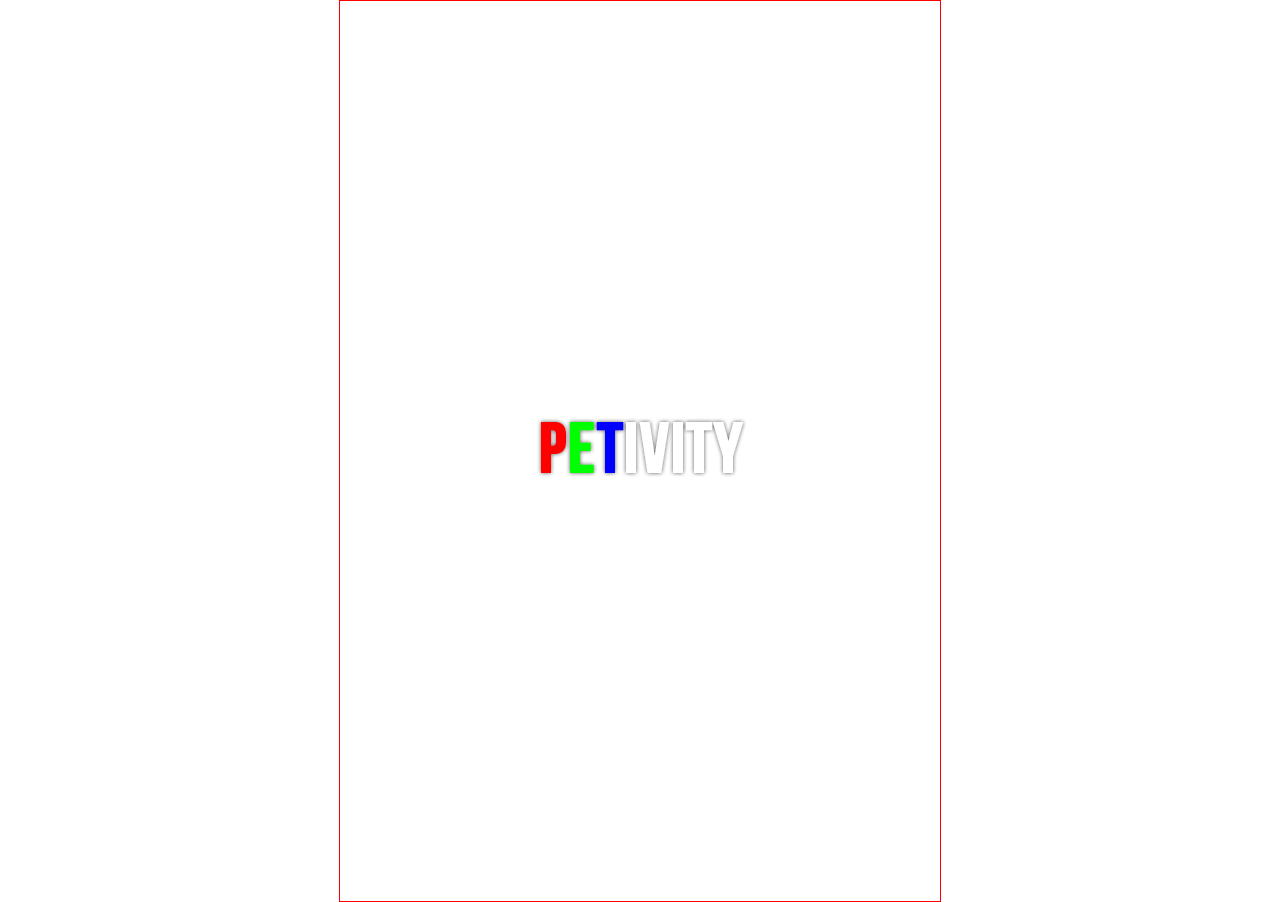
<file: index.html>
<!DOCTYPE html>
<html lang="en">
<head>
    <meta charset="UTF-8">
    <meta name="viewport" content="width=device-width, initial-scale=1.0">
    <title>Loading Page</title>
    <style>
        body {
            display: flex;
            align-items: center;
            justify-content: center;
            max-width: 600px;
            max-height: 1300px;
            margin: auto;
            border: 1px solid red;
            height: 100vh;
        }
        .title {
            display: flex;
            align-items: center;
            justify-content: center;
            width: 100%;
            height: 100%;
        }
    </style>
</head>
<body>
    <div class="title">
        <a href="main.html"><img src="images/title.png" alt="title image"></a>
    </div>
</body>
</html>
</file>
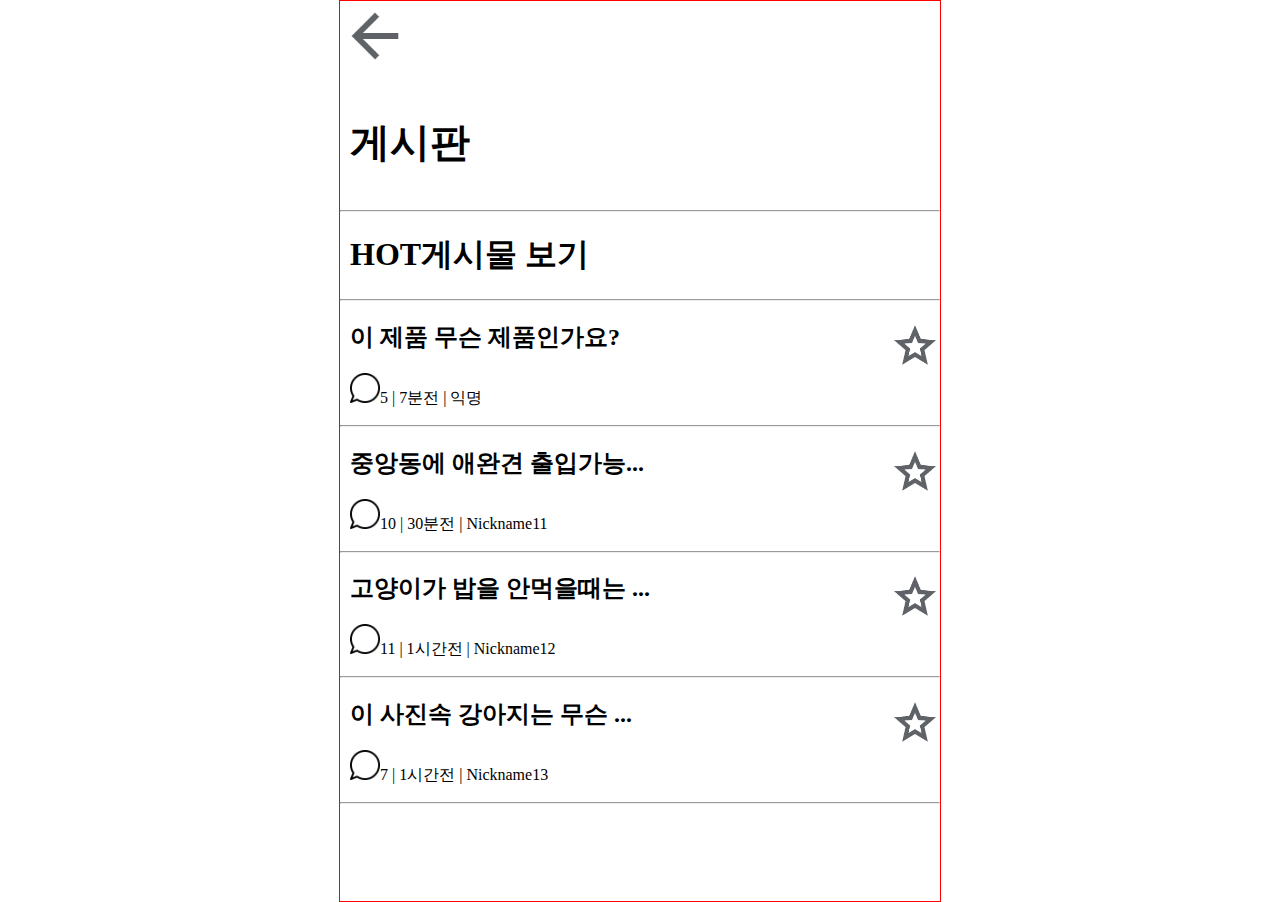
<file: board.html>
<!DOCTYPE html>
<html lang="en">
<head>
    <meta charset="UTF-8">
    <meta name="viewport" content="width=device-width, initial-scale=1.0">
    <title>send</title>
    <style>
        body {
            max-width: 600px;
            max-height: 1300px;
            margin: auto;
            border: 1px solid red;
            min-height: 100vh;
        }
        .star {
            width: 50px;
            float: right;
        }
        .chat {
            width: 30px;
        }
        h1, h2, p {
            padding-left: 10px;
        }
        #arrowback {
            width: 70px;
        }
        section p {
            font-size: 40px;
            font-weight: bold;
        }
    </style>
</head>
<body>
    <div id="layout">
        <header>
            <a href="main.html"><img src="images/arrowback.png" id="arrowback"></a>
            </header>
        <section>
            <p>게시판</p>
        </section>
        <hr>
        <h1>HOT게시물 보기</h1>
        <hr>
        <h2>이 제품 무슨 제품인가요?<img src="images/star.png" class="star"></h2>
        <p><img src="images/chat.png" class="chat">5 | 7분전 | 익명</p>
        <hr>
        <h2>중앙동에 애완견 출입가능...<img src="images/star.png" class="star"></h2>
        <p><img src="images/chat.png" class="chat">10 | 30분전 | Nickname11</p>
        <hr>
        <h2>고양이가 밥을 안먹을때는 ...<img src="images/star.png" class="star"></h2>
        <p><img src="images/chat.png" class="chat">11 | 1시간전 | Nickname12</p>
        <hr>
        <h2>이 사진속 강아지는 무슨 ...<img src="images/star.png" class="star"></h2>
        <p><img src="images/chat.png" class="chat">7 | 1시간전 | Nickname13</p>
        <hr>
    </div>
</body>
</html>
</file>
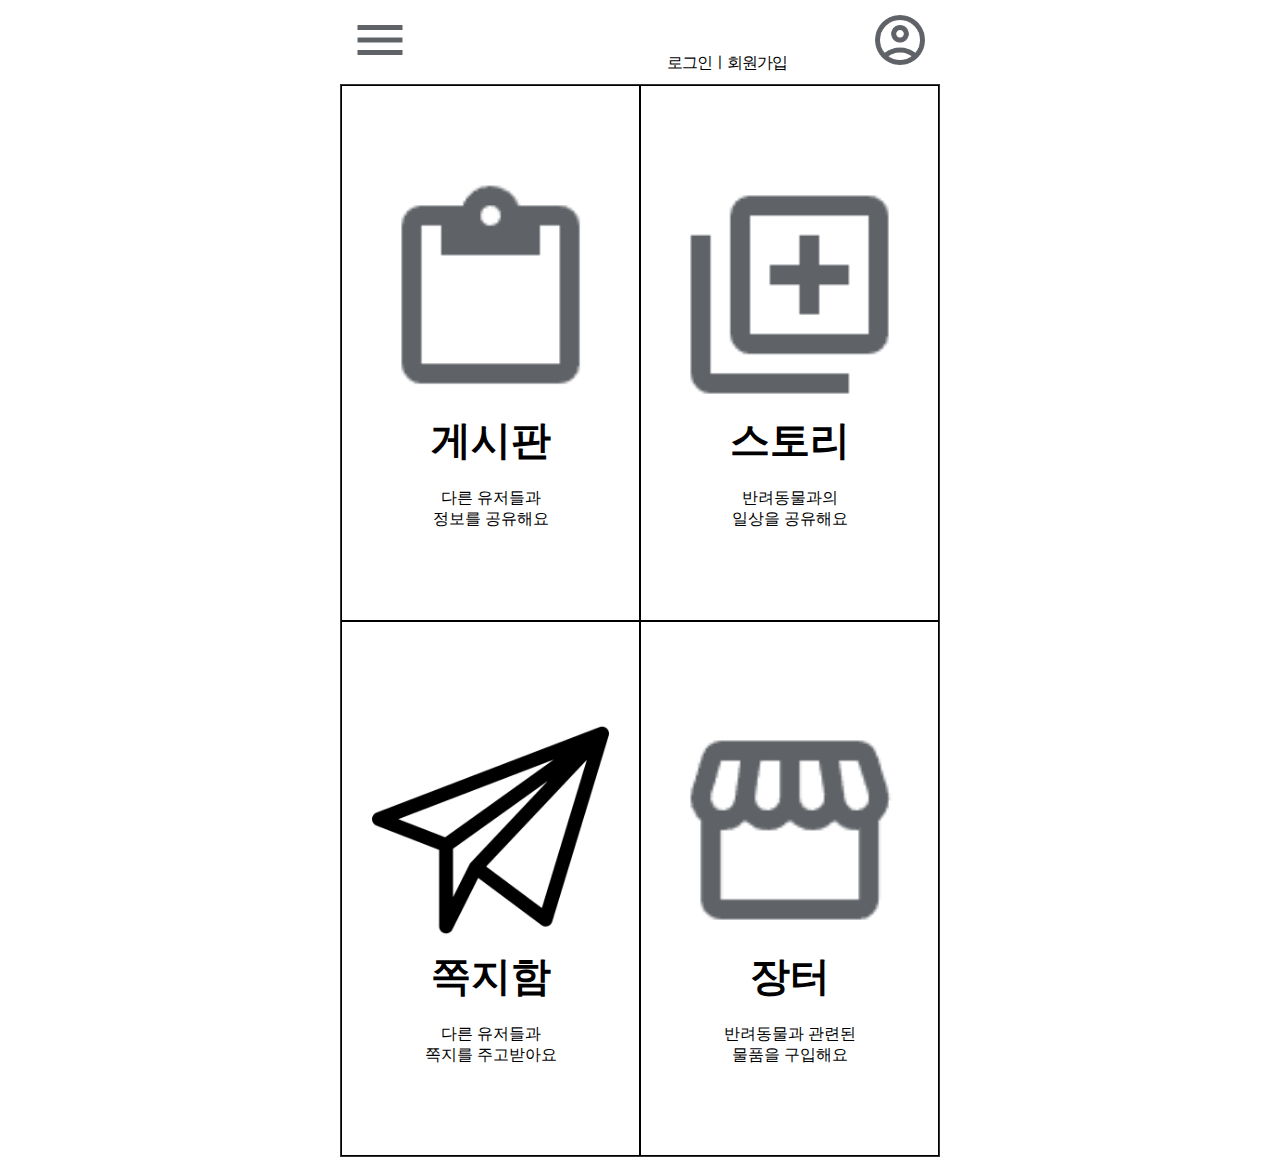
<file: main.html>
<!DOCTYPE html>
<html lang="en">
<head>
    <meta charset="UTF-8">
    <meta name="viewport" content="width=device-width, initial-scale=1.0">
    <title>mainpage</title>
    <link rel="stylesheet" href="css/main.css">
</head>
<body id="main">
    <div id="layout">
        <header>
            <a href="menu.html"><img id="menu" src="images/menu.png" alt="menu"></a>
            <div id="pont">
                <a href="#">로그인</a>
                <p>ㅣ</p>
                <a href="#">회원가입</a>
            </div>
            <a href="profile.html"><img id="account" src="images/account.png" alt="account"></a>
        </header>
        <main>
            <div id="box">
                <div id="wrap">
                    <div id="boardbtn">
                        <a href="board.html">
                        <img id="board" src="images/board.png">
                        <p class="text">게시판</p>
                        <p class="subtext">다른 유저들과<br>정보를 공유해요</p>
                    </a>
                    </div>
                    <div id="storybtn">
                        <a href="story.html">
                        <img id="story" src="images/story.png">
                        <p class="text">스토리</p>
                        <p class="subtext">반려동물과의<br>일상을 공유해요</p>
                    </a>
                    </div>
                    <div id="sendbtn">
                        <a href="send.html">
                        <img id="send" src="images/send.png">
                        <p class="text">쪽지함</p>
                        <p class="subtext">다른 유저들과<br>쪽지를 주고받아요</p>
                    </a>
                    </div>
                    <div id="storebtn">
                        <a href="store.html">
                        <img id="store" src="images/store.png">
                        <p class="text">장터</p>
                        <p class="subtext">반려동물과 관련된<br>물품을 구입해요</p>
                    </a>
                    </div>
                </div>
            </div>                        
        </main>
    </div>
</body>
</html>
</file>
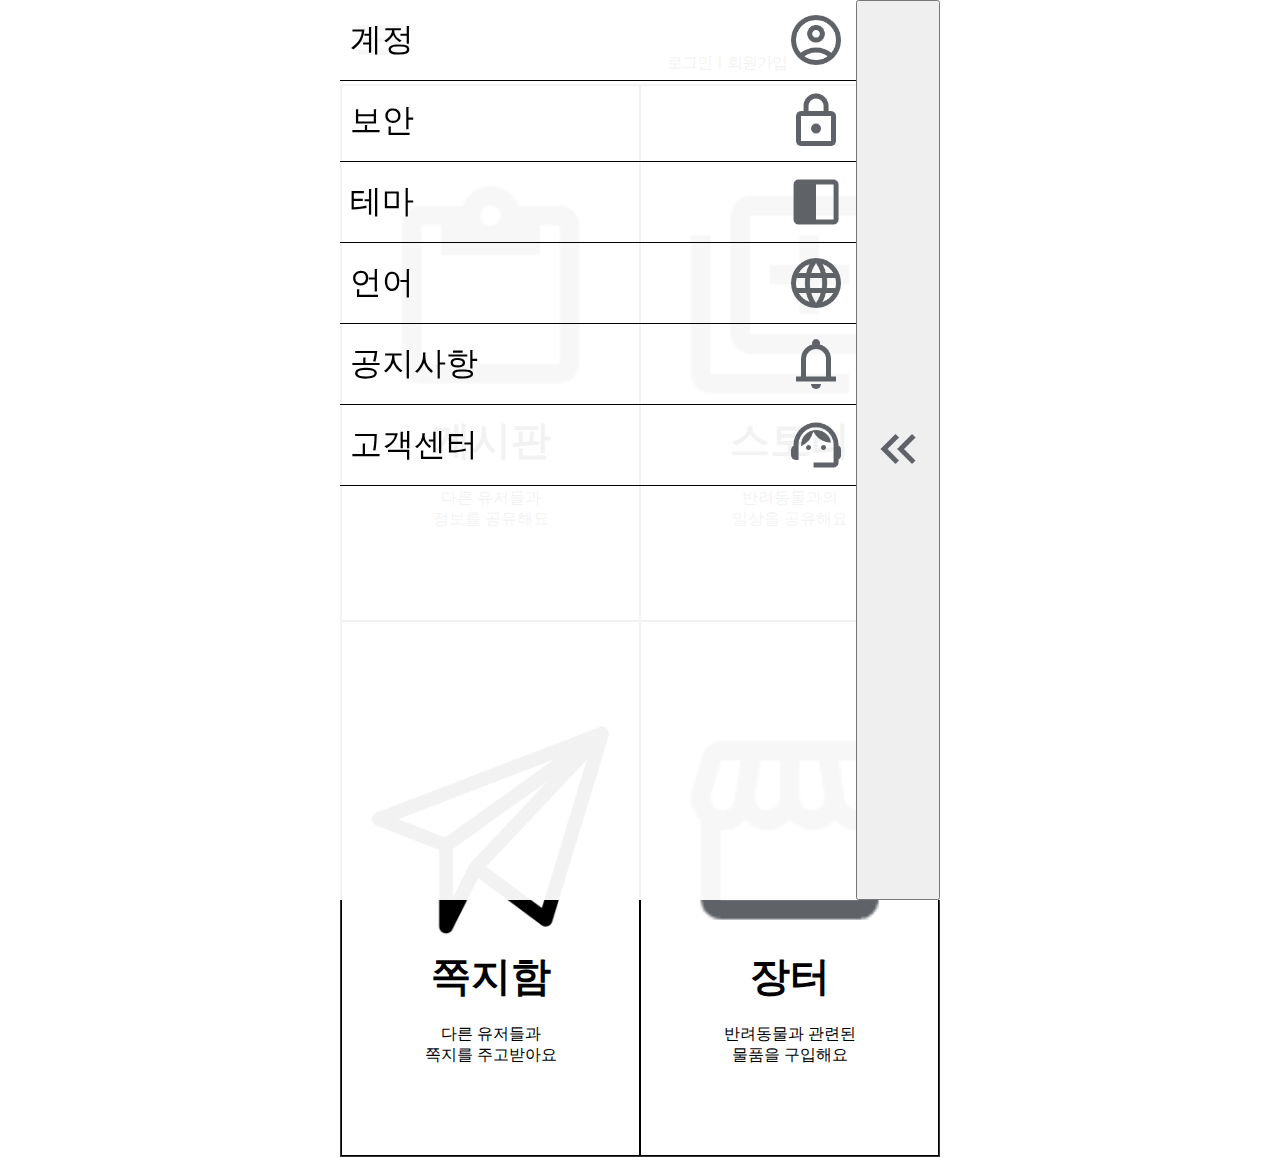
<file: menu.html>
<!DOCTYPE html>
<html lang="en">
<head>
    <meta charset="UTF-8">
    <meta name="viewport" content="width=device-width, initial-scale=1.0">
    <title>mainpage</title>
    <link rel="stylesheet" href="css/main.css">
</head>
<body id="main">
    <div id="layout">
        <header>
            <nav>
                <ul>
                    <li><a href="#">계정</a><img src="images/account.png"></li>
                    <li><a href="#">보안</a><img src="images/lock.png"></li>
                    <li><a href="#">테마</a><img src="images/contrast2.png"></li>
                    <li><a href="#">언어</a><img src="images/language.png"></li>
                    <li><a href="#">공지사항</a><img src="images/notification.png"></li>
                    <li><a href="#">고객센터</a><img src="images/support agent.png"></li>
                </ul>
                <a href="main.html"><button type="button"><img src="images/doubleleft.png" alt="left"></button></a>
            </nav>
            <a href="menu.html"><img id="menu" src="images/menu.png" alt="menu"></a>
            <div id="pont">
                <a href="#">로그인</a>
                <p>ㅣ</p>
                <a href="#">회원가입</a>
            </div>
            <img id="account" src="images/account.png" alt="account">
        </header>
        <main>
            <div id="box">
                <div id="wrap">
                    <div id="boardbtn">
                        <img id="board" src="images/board.png">
                        <p class="text">게시판</p>
                        <p class="subtext">다른 유저들과<br>정보를 공유해요</p>
                    </div>
                    <div id="storybtn">
                        <img id="story" src="images/story.png">
                        <p class="text">스토리</p>
                        <p class="subtext">반려동물과의<br>일상을 공유해요</p>
                    </div>
                    <div id="sendbtn">
                        <img id="send" src="images/send.png">
                        <p class="text">쪽지함</p>
                        <p class="subtext">다른 유저들과<br>쪽지를 주고받아요</p>
                    </div>
                    <div id="storebtn">
                        <img id="store" src="images/store.png">
                        <p class="text">장터</p>
                        <p class="subtext">반려동물과 관련된<br>물품을 구입해요</p>
                    </div>
                </div>
            </div>                        
        </main>
    </div>
</body>
</html>
</file>
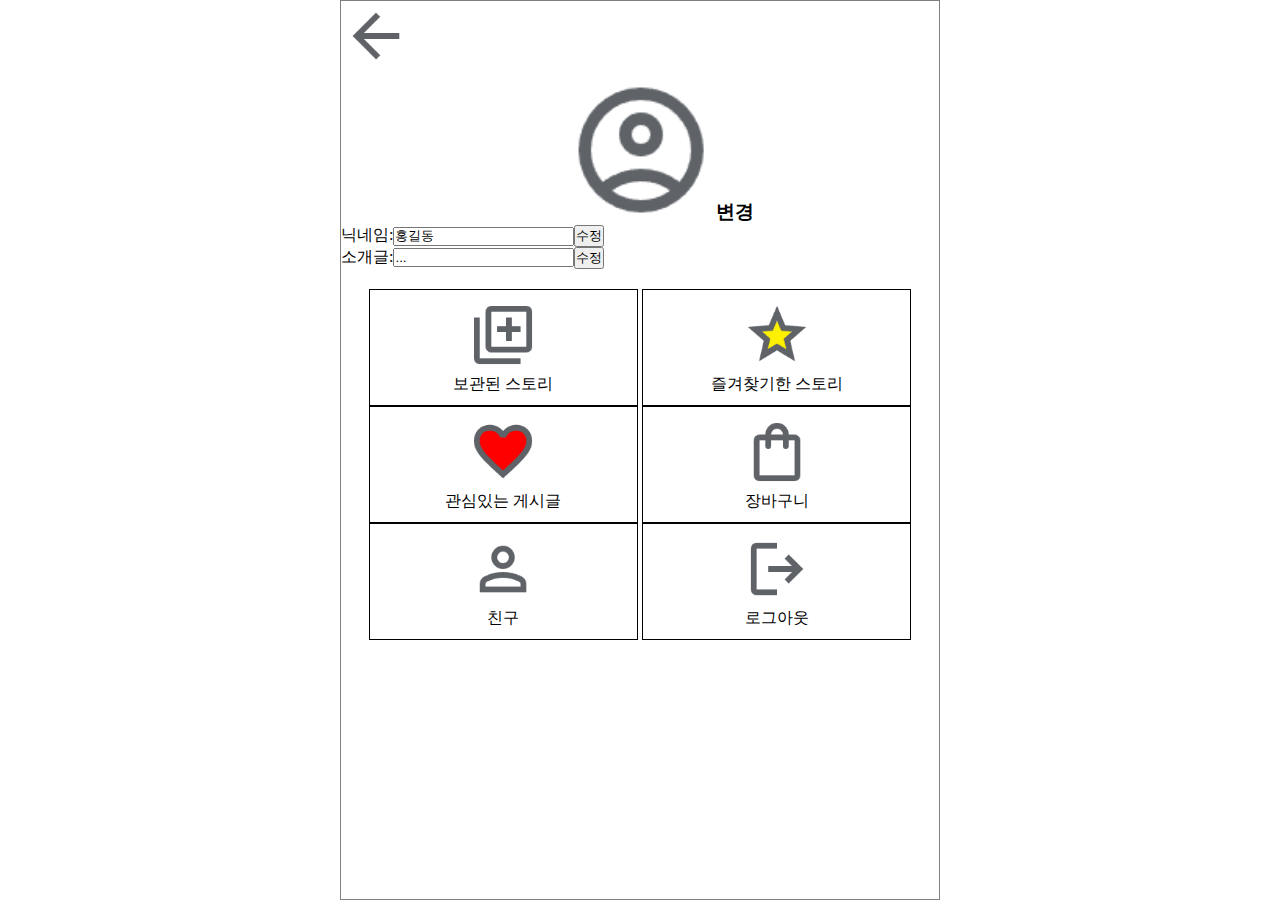
<file: profile.html>
<!DOCTYPE html>
<html lang="en">
<head>
    <meta charset="UTF-8">
    <meta name="viewport" content="width=device-width, initial-scale=1.0">
    <title>profile page</title>
    <link rel="stylesheet" href="css/profile.css">
</head>
<body>
    <div id="layout">
        <header>
            <a href="main.html"><img src="images/arrowback.png" id="arrowback"></a>
        </header>
        <section id="profile">
            <div id="acc">
                <img src="images/account.png" alt="profile" id="account">
                <a href="#"><h3>변경</h3></a>
            </div>
            <form>
                <label for="nick">닉네임:</label><input type="text" value="홍길동" id="nick"><button type="button">수정</button><br>
                <label for="int">소개글:</label><input type="text" value="..." id="int"><button type="button">수정</button>
            </form>
            <main>
                <a href="#"><img src="images/story.png" class="imgs"><br>보관된 스토리</a>
                <a href="#"><img src="images/fullstar.png" class="imgs"><br>즐겨찾기한 스토리</a>
                <a href="#"><img src="images/fullheart.png" class="imgs"><br>관심있는 게시글</a>
                <a href="#"><img src="images/shoppingbag.png" class="imgs"><br>장바구니</a>
                <a href="#"><img src="images/person.png" class="imgs"><br>친구</a>
                <a href="#"><img src="images/logout.png" class="imgs"><br>로그아웃</a>
            </main>
        </section>
    </div>
</body>
</html>
</file>
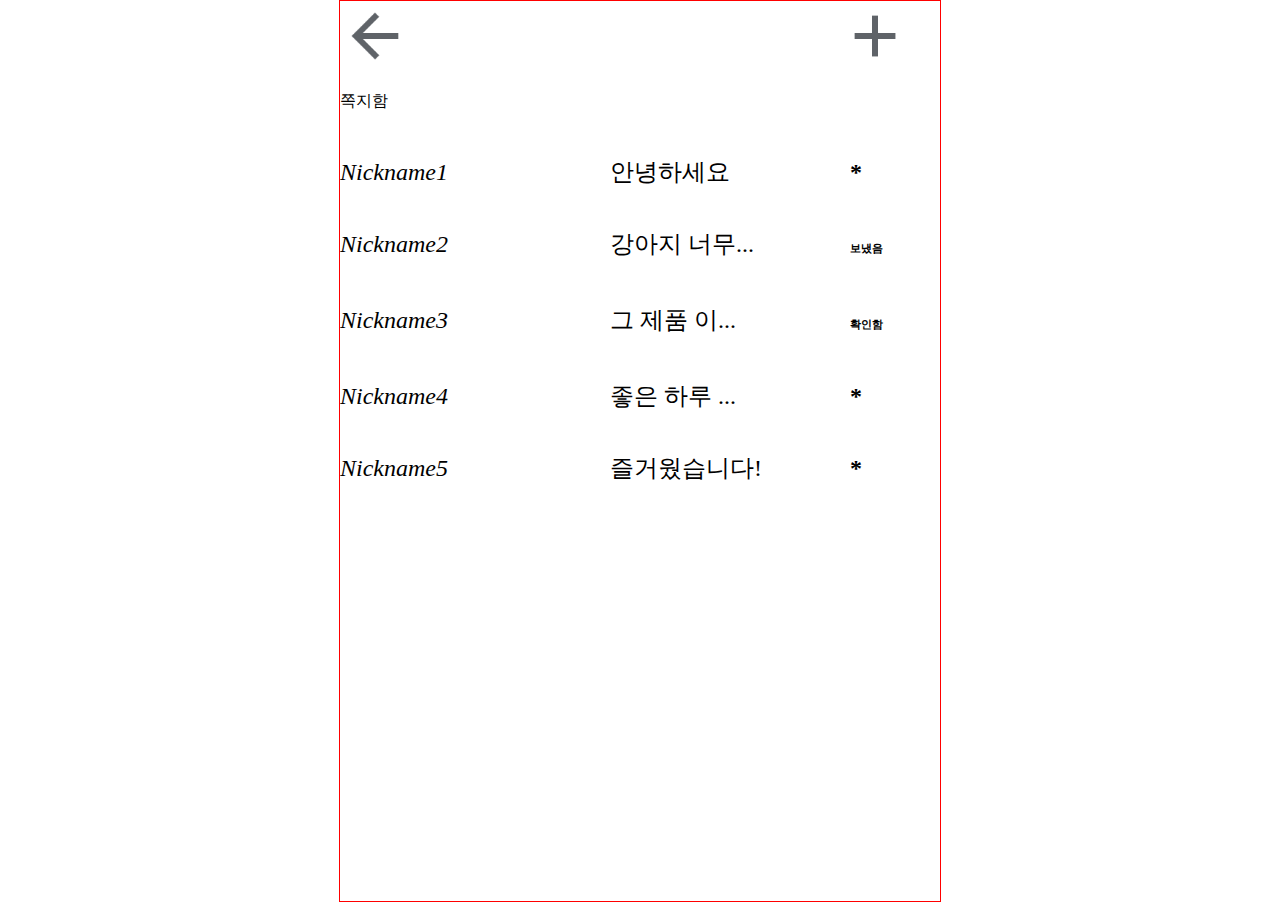
<file: send.html>
<!DOCTYPE html>
<html lang="en">
<head>
    <meta charset="UTF-8">
    <meta name="viewport" content="width=device-width, initial-scale=1.0">
    <title>send</title>
    <style>
        body {
            max-width: 600px;
            max-height: 1300px;
            margin: auto;
            border: 1px solid red;
            height: 100vh;
        }
        ul {
            list-style: none;
            line-height: 300%;
            font-size: 1.5rem;
            padding-left: 0;
        }
        .name {
            display: inline-block;
            width: 45%;
        }

        
        a {
            text-decoration: none;
            color: black;
        }
        #arrowback,#plus {
            width: 70px;
        }
        #plus {
            float: right;
            margin-right: 30px;
        }
        b i {
            font-size: 0.7rem;
            font-style: normal;
        }
        span {
            display: inline-block;
            width: 40%;
        }
    </style>
</head>
<body>
    <div id="layout">
        <header>
            <a href="main.html"><img src="images/arrowback.png" id="arrowback"></a>
            <a href="#"><img src="images/plus.png" id="plus"></a>
        </header>
        <section>
            <p>쪽지함</p>
        </section>
        <ul>
            <li>
                <a href="#"><i class="name">Nickname1</i><span>안녕하세요</span><b>*</b></a>
            </li>
            <li>
                <a href="#"><i class="name">Nickname2</i><span>강아지 너무...</span><b><i>보냈음</i></b></a>
            </li>
            <li>
                <a href="#"><i class="name">Nickname3</i><span>그 제품 이...</span><b><i>확인함</i></b></a>
            </li>
            <li>
                <a href="#"><i class="name">Nickname4</i><span>좋은 하루 ...</span><b>*</b></a>
            </li>
            <li>
                <a href="#"><i class="name">Nickname5</i><span>즐거웠습니다!</span><b>*</b></a>
            </li>
        </ul>
    </div>
</body>
</html>
</file>
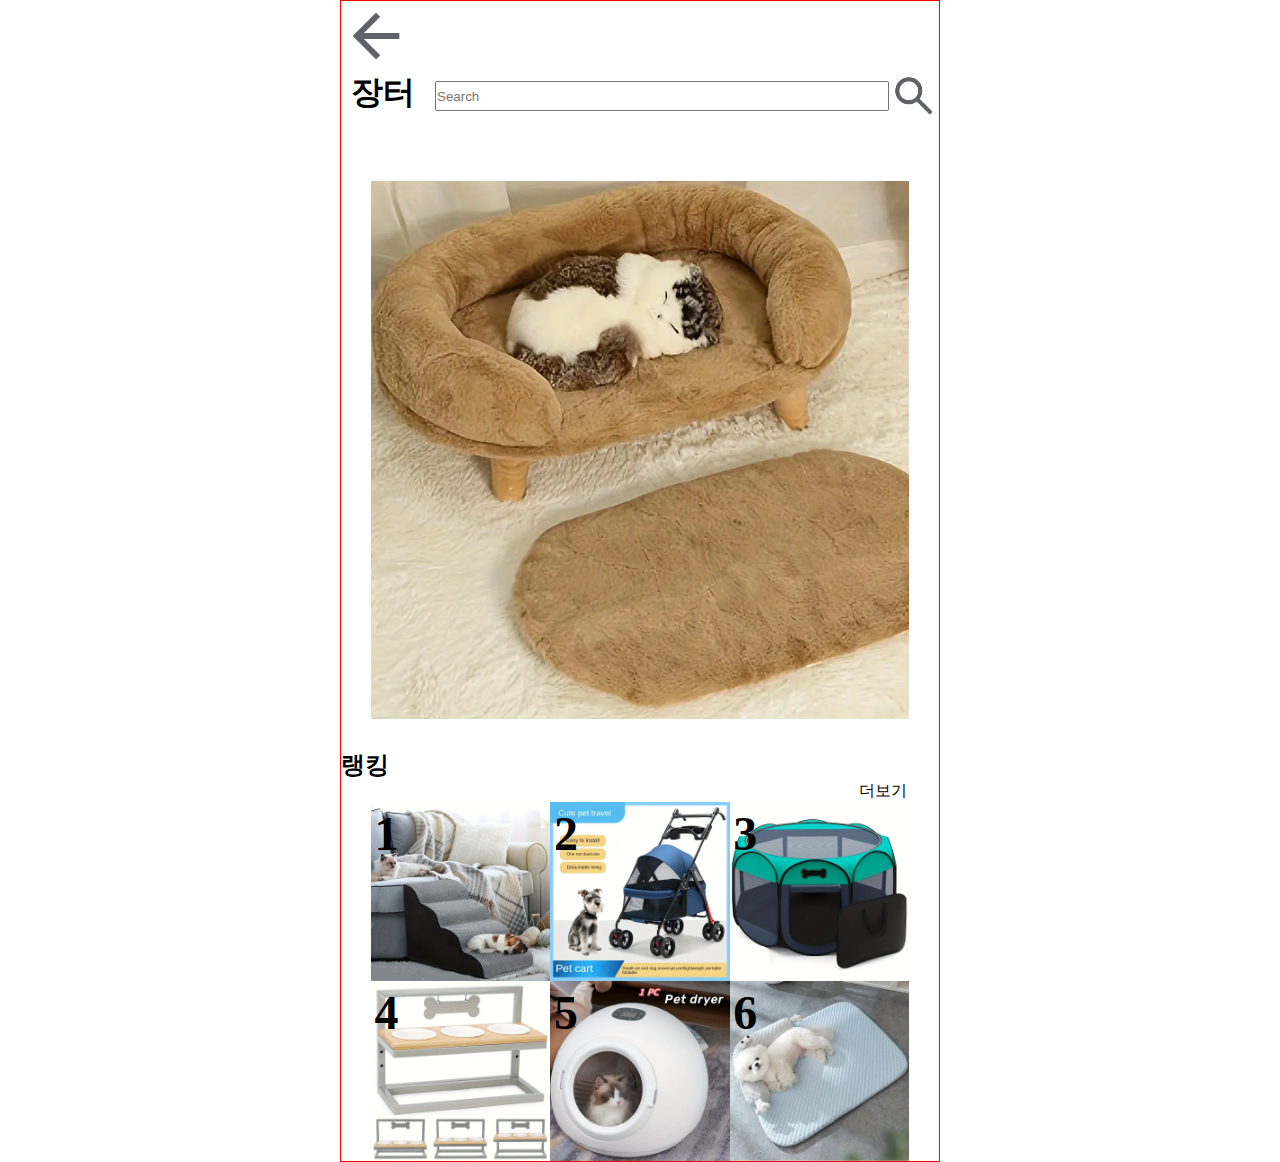
<file: store.html>
<!DOCTYPE html>
<html lang="en">
<head>
    <meta charset="UTF-8">
    <meta name="viewport" content="width=device-width, initial-scale=1.0">
    <title>store page</title>
    <style>
        * {
            margin: 0;
            padding: 0;
            box-sizing: border-box;
        }
        body {
            max-width: 600px;            
            margin: auto;
            border: 1px solid red;
            min-height: 100vh;
        }
        img {
            width:100%; display:block;
        }
        #layout {
            position: relative; overflow:hidden;
        }
        header a {
            width: 70px; display:block;
        }        
        #search {
            display: flex; position:relative;
        }
        h1 {
            padding :0  20px 0 10px;
        }
        form {
            display: flex;
            align-items: center;
            flex:1;
        }
        button {
            width: 50px;
            background: none;
            border: none;
        }
        .search_input {
            height: 30px;
            flex: 1;
        }
        #slide {
            display:flex; padding-top:30px; animation: go 10s 1s infinite alternate;
            position: relative;
        }
        #slide img {
            padding: 30px;
        }
        @keyframes go {
            0%   {left:0;}
            33%  {left:-100%;}
            66%  {left:-200%;}
            100%  {left:-300%;}
        }
        #ranking {
            display: flex;
            flex-wrap: wrap;
            justify-content: center;
        }
        #ranking a {
            width: 30%;
            display: block;
            position: relative;
        }
        #ranking b {
            position: absolute;
            z-index: 1;
            font-size: 3rem;
            top: 2%;
            left: 2%;
            color: black;
        }
        #more {
            margin-right: 20px;
            margin-left: auto;
            width: 60px;
            color: black;
            text-decoration: none;
        }
        a {
            text-decoration: none;
        }
    </style>
</head>
<body>
    <div id="layout">
        <header>
            <a href="main.html"><img src="images/arrowback.png"></a>
        </header>
        <section id="search">
            <h1>장터</h1>
            <form>
                <input class="search_input" type="text" placeholder="Search">
                <button type="button"><img src="images/search.png"></button>
            </form>
        </section>
        <div id="slide">
            <img src="images/pic1.webp" alt="slide">
            <img src="images/pic2.webp" alt="slide">
            <img src="images/pic3.webp" alt="slide">
            <img src="images/pic4.webp" alt="slide">
        </div>
        <h2>랭킹</h2>
        <a href="#"><P id="more">더보기</P></a>
        <div>
            <section id="ranking">
                <a href="#"><img src="images/pic5.webp"><b>1</b></a>
                <a href="#"><img src="images/pic6.webp"><b>2</b></a>
                <a href="#"><img src="images/pic7.webp"><b>3</b></a>
                <a href="#"><img src="images/pic8.webp"><b>4</b></a>
                <a href="#"><img src="images/pic9.webp"><b>5</b></a>
                <a href="#"><img src="images/pic10.webp"><b>6</b></a>
            </section>
        </div>
    </div>
</body>
</html>
</file>
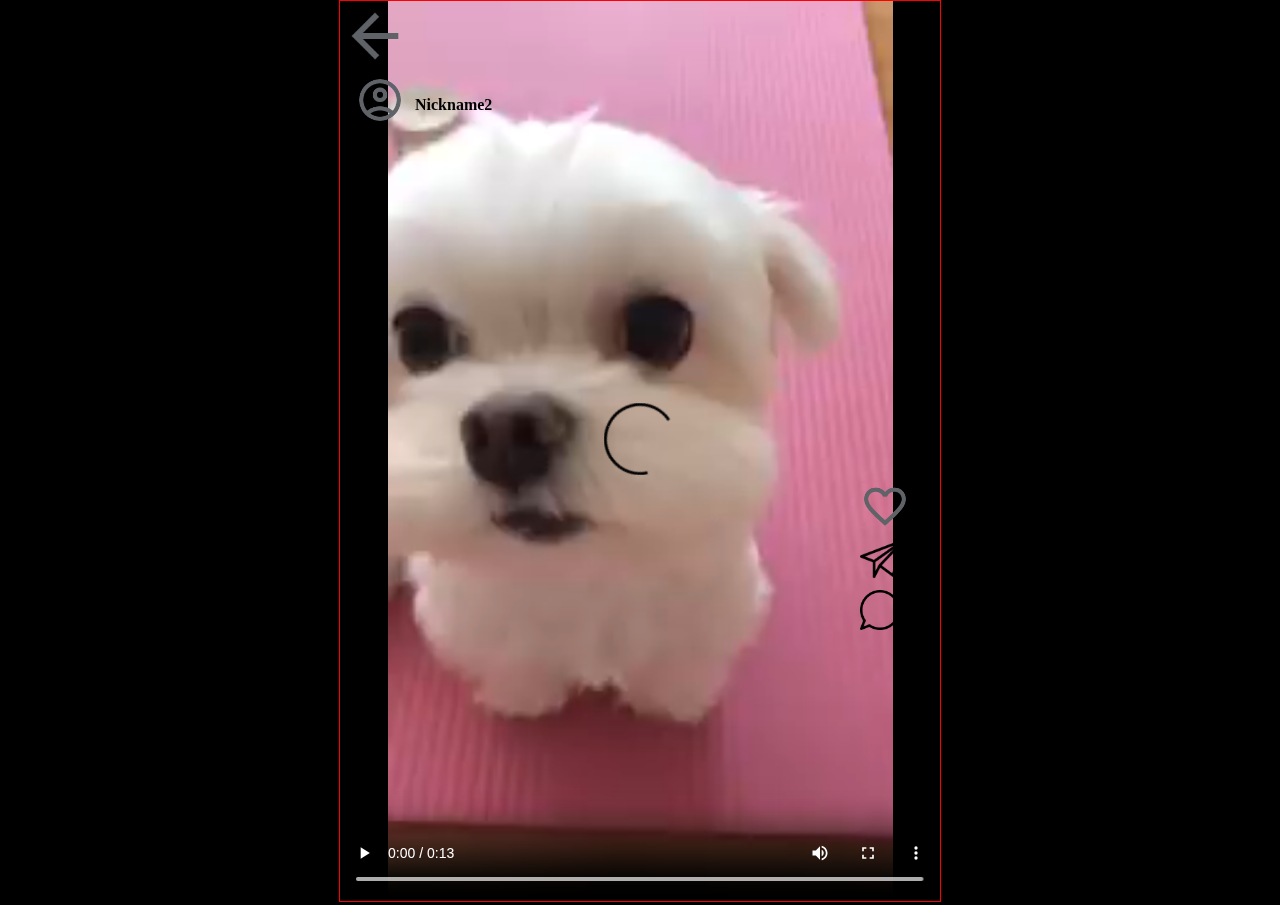
<file: story.html>
<!DOCTYPE html>
<html lang="en">
<head>
    <meta charset="UTF-8">
    <meta name="viewport" content="width=device-width, initial-scale=1.0">
    <title>story page</title>
    <style>
        body {
            max-width: 600px;
            max-height: 1300px;
            margin: auto;
            border: 1px solid red;
            height: 100vh;
            background: black;
        }
        #layout {
            position: relative;
        }
        video {
            width: 100%;
            height: 100vh;
        }
        #arrowback {
            width: 70px;
        }
        #account {
            width: 50px;
            margin-left: 15px;
            margin-right: 10px;
        }
        b {
            display: inline-block;
            transform: translateY(-15px);
            color: black;
        }
        header {
            position: fixed;
        }
        aside {
            position: absolute;
            bottom: 30%;
            right: 5%;
        }
        #heart {
            width: 50px;
        }
        #send {
            width: 45px;
            margin-bottom: 5px;
        }
        #chat {
            width: 40px;
        }
            
    </style>
</head>
<body>
    <div id="layout">
        <header>
        <a href="main.html"><img src="images/arrowback.png" id="arrowback"></a><br>
        <a href="#"><img src="images/account.png" id="account"><b>Nickname2</b></a>
    </header>
        <video controls>
            <source src="images/dog.mp4" type="video/mp4">
        </video>
        <aside>
            <img src="images/heart.png" id="heart"><br>
            <img src="images/send.png" id="send"><br>
            <img src="images/chat.png" id="chat">
        </aside>
    </div>
</body>
</html>
</file>
<file: css/main.css>
@charset "utf-8";

/* 기본적인 스타일 초기화 */
* {
    margin: 0;
    padding: 0;
    box-sizing: border-box;
}
#layout {
    position: relative;
    max-width: 600px;
    /* max-height: 1300px; */
    margin: auto;
    height: 100vh;
}
header {
    display: flex; /* Flexbox 레이아웃을 사용하여 수평 정렬 */
    align-items: flex-end; /* 수직 중앙 정렬 */
    justify-content: space-between;
    padding: 10px;
}
header img {
    width: 60px;
}
header a { 
    text-decoration: none;
}
#menu nav {
    position: absolute;
    width: 85%;
    height: 90vh;
    background: #ddd;
    z-index: 1;
    box-shadow: 2px 2px 5px rgba(0,0,0,0.4);
}
/* #menu {
    margin: 10px 0 10px 30px} */
#pont {
    display: flex;
    margin-left: 30%;
    letter-spacing: -1px;
}
#pont a {
    color: black;
}

main {
    border: 1px solid #333;
}
main a {
    text-decoration: none;
}
#main nav {
    background: rgba(255,255,255,0.95);
    position: fixed;
    width: 100vw;
    height: 100vh;
    top: 0;
    left: 0;
    display: flex;
}

#main nav ul {
    list-style: none;
    flex: 1;
}

#main nav li {
    border-bottom: 1px solid black;
    padding: 10px;
    display: flex;
    align-items: center;
}
#main nav ul a {
    color: black;
    font-size: 2rem;
    flex: 1;
}

#main nav button {
    padding: 10px;
    height: 100vh;
}
#wrap {
    display: flex;
    flex-wrap: wrap;
    justify-content: space-around;
    align-items: flex-start;
    /* min-height: 89vh; */
}
#wrap > div {
    width: 50%;
    padding:15% 5% ;
    border: 1px solid black;
}

#wrap img {
    display: block;
    width: 100%;
}

.text {
    text-align: center;
    font-size: 40px;
    font-weight: bold;
    color: black;
}
.subtext {
    text-align: center;
    margin-top: 20px;
    color: black;
}

@media(min-width: 601px ) {
       #main nav{ max-width: 600px;left: calc((100vw - 600px) / 2);}
}
</file>
<file: css/profile.css>
@charset "utf-8";

* {
    margin: 0;
    padding: 0;
    box-sizing: border-box;
}
#layout {
    position: relative;
    max-width: 600px;
    max-height: 1300px;
    margin: auto;
    height: 100vh;
    border: 1px solid gray;
}
main {
    text-align: center;
    margin-top: 20px;
}
main > a {
    display: inline-block;
    width: 45%;
    border: 1px solid black;
    padding: 10px 0 10px 0;
}
#arrowback {
    width: 70px;
}
#account {
    width: 150px;
}
#acc {
    display: flex;
    justify-content: center;
    align-items: flex-end;
    transform: translateX(20px);
}
.imgs {
    width: 70px;
}
a {
    text-decoration: none;
    color: black;
}
</file>
